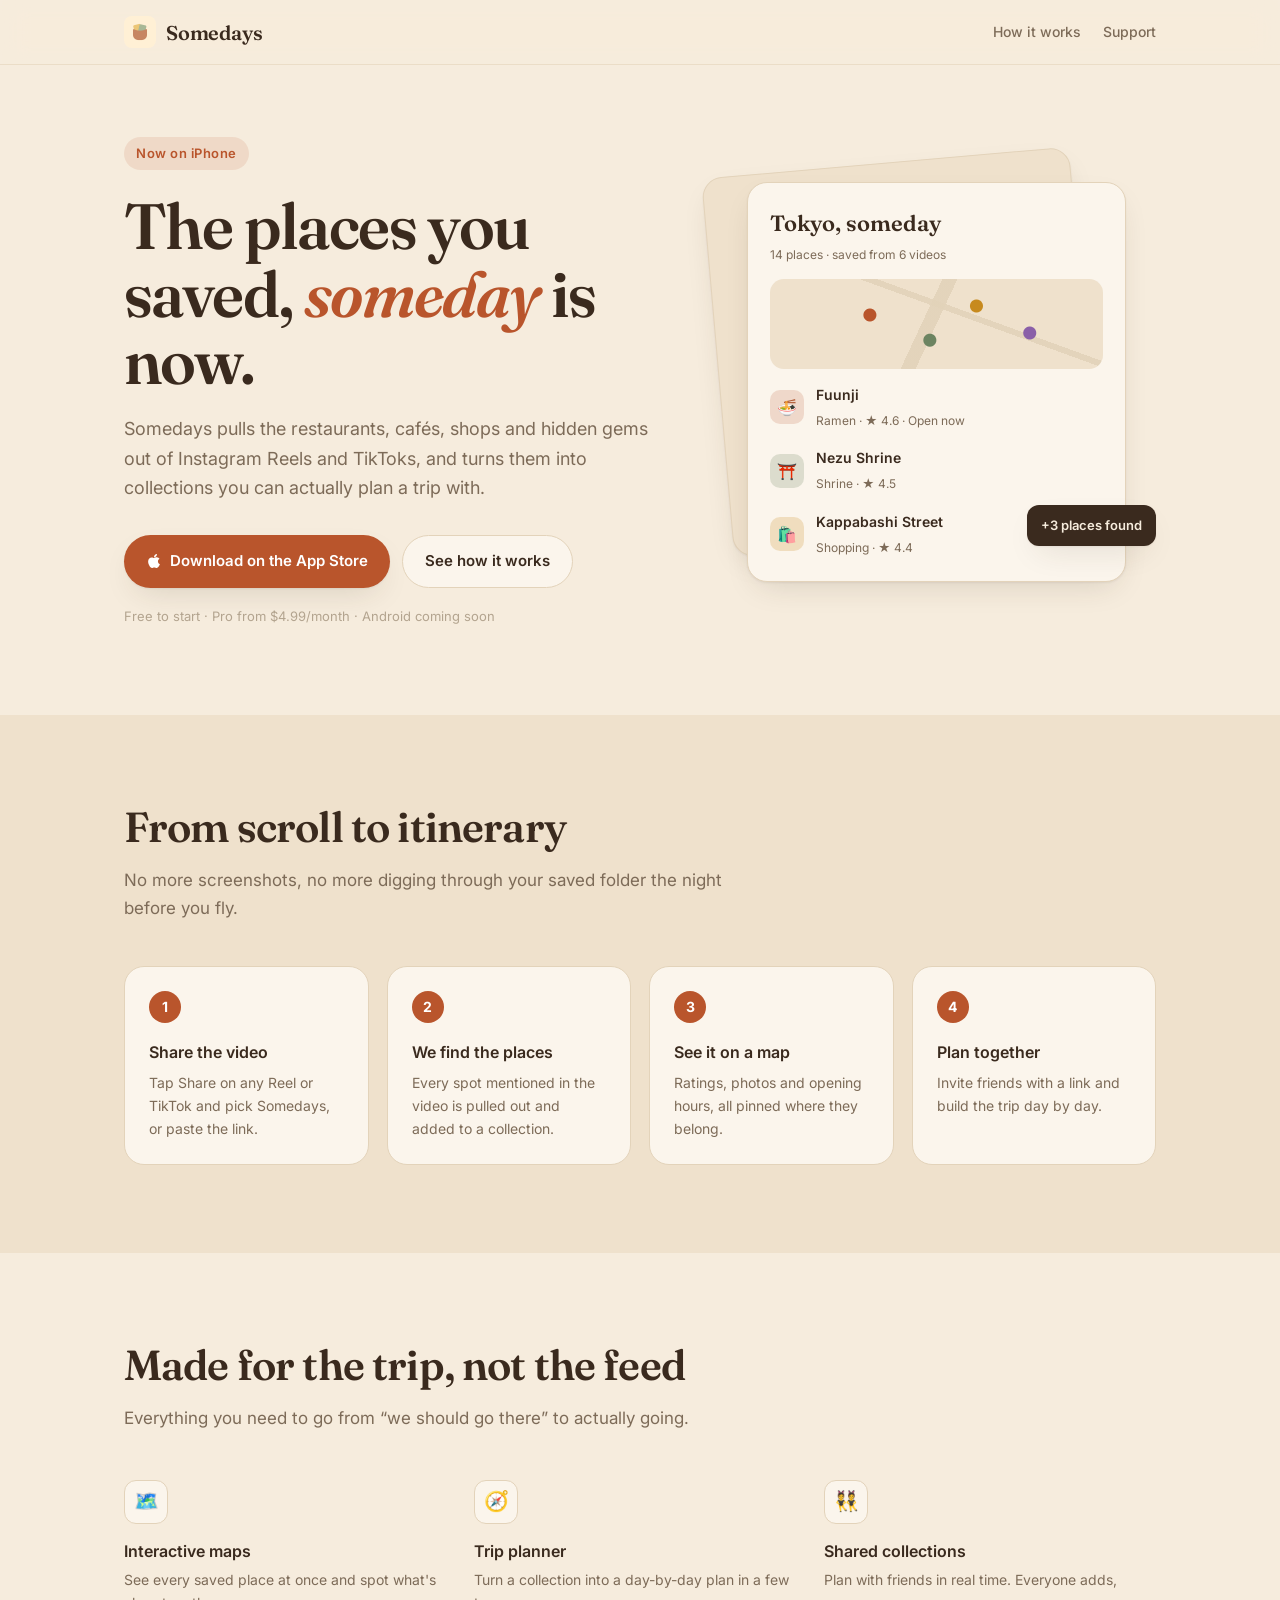
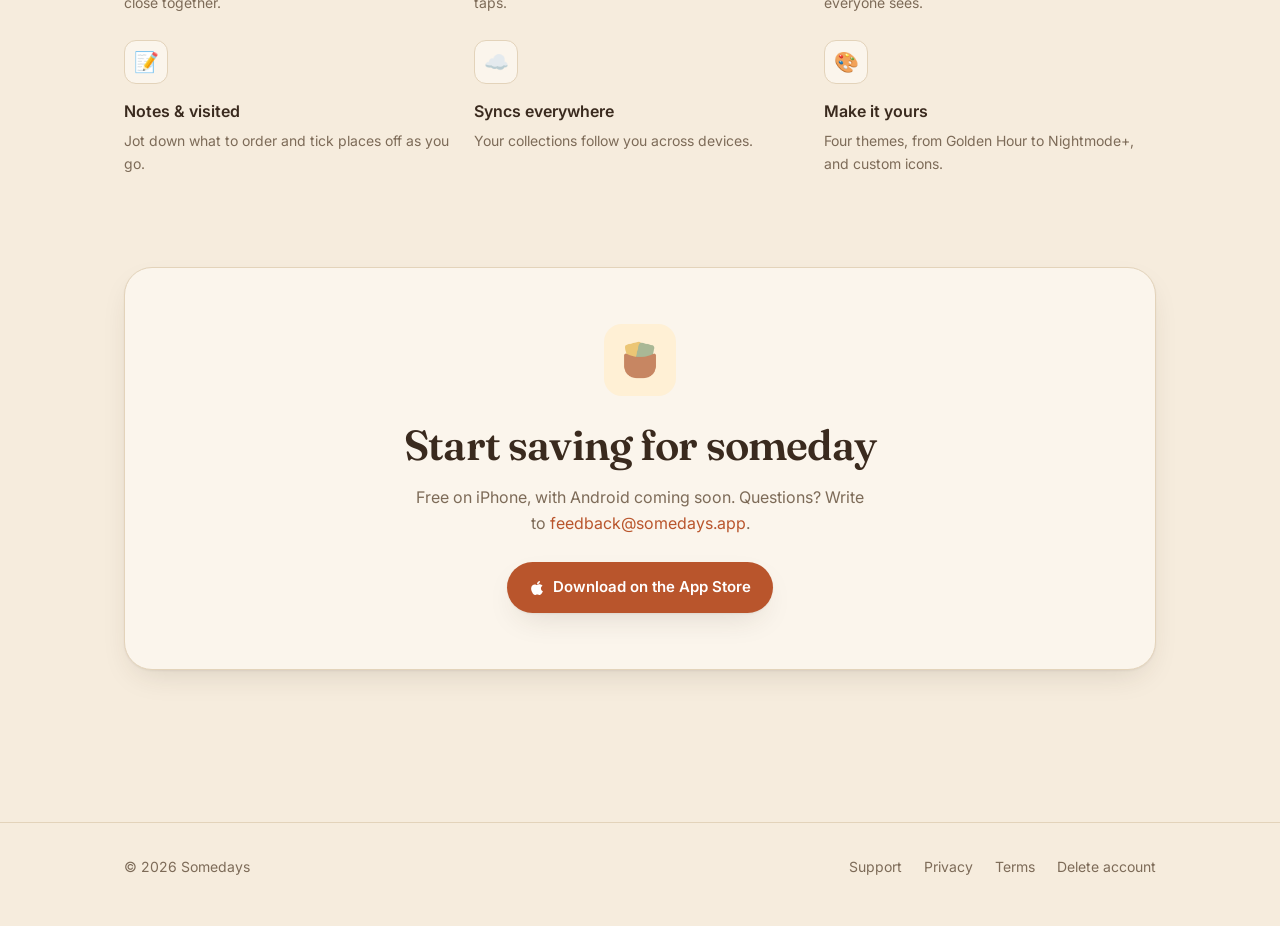
<file: index.html>
<!DOCTYPE html>
<html lang="en">
<head>
    <meta charset="utf-8">
    <meta name="viewport" content="width=device-width, initial-scale=1.0">
    <title>Somedays — Save places from Reels &amp; TikToks</title>
    <meta name="description" content="Turn Instagram Reels and TikToks into mapped travel collections you can plan with.">
    <meta name="theme-color" content="#F6ECDD" media="(prefers-color-scheme: light)">
    <meta name="theme-color" content="#17131F" media="(prefers-color-scheme: dark)">
    <link rel="icon" type="image/png" href="icon.png">
    <link rel="apple-touch-icon" href="icon.png">
    <link rel="preconnect" href="https://fonts.googleapis.com">
    <link rel="preconnect" href="https://fonts.gstatic.com" crossorigin>
    <link rel="stylesheet" href="https://fonts.googleapis.com/css2?family=Fraunces:ital,opsz,wght@0,9..144,500..700;1,9..144,500..700&family=Inter:wght@400;500;600;700&display=swap">
    <link rel="stylesheet" href="styles.css">
</head>
<body>
<header class="site-header">
    <div class="wrap">
        <a class="brand" href="/"><img src="icon.png" alt="">Somedays</a>
        <nav class="site-nav">
            <a class="hide-sm" href="#how">How it works</a>
            <a href="support.html">Support</a>
        </nav>
    </div>
</header>

<main>
    <section class="hero">
        <div class="wrap">
            <div>
                <span class="eyebrow">Now on iPhone</span>
                <h1>The places you saved, <em>someday</em> is now.</h1>
                <p class="lede">Somedays pulls the restaurants, cafés, shops and hidden gems out of Instagram Reels and TikToks, and turns them into collections you can actually plan a trip with.</p>
                <div class="actions">
                    <a class="btn btn-primary" href="https://apps.apple.com/us/app/somedays/id6760333893"><svg width="16" height="16" viewBox="0 0 384 512" fill="currentColor" aria-hidden="true"><path d="M318.7 268.7c-.2-36.7 16.4-64.4 50-84.8-18.8-26.9-47.2-41.7-84.7-44.6-35.5-2.8-74.3 20.7-88.5 20.7-15 0-49.4-19.7-76.4-19.7C63.3 141.2 4 184.8 4 273.5q0 39.3 14.4 81.2c12.8 36.7 59 126.7 107.2 125.2 25.2-.6 43-17.9 75.8-17.9 31.8 0 48.3 17.9 76.4 17.9 48.6-.7 90.4-82.5 102.6-119.3-65.2-30.7-61.7-90-61.7-91.9zm-56.6-164.2c27.3-32.4 24.8-61.9 24-72.5-24.1 1.4-52 16.4-67.9 34.9-17.5 19.8-27.8 44.3-25.6 71.9 26.1 2 49.9-11.4 69.5-34.3z"/></svg>Download on the App Store</a>
                    <a class="btn btn-ghost" href="#how">See how it works</a>
                </div>
                <p class="platforms">Free to start &middot; Pro from $4.99/month &middot; Android coming soon</p>
            </div>

            <div class="stack" aria-hidden="true">
                <div class="mock mock-back"></div>
                <div class="mock mock-main">
                    <div class="mock-title">Tokyo, someday</div>
                    <div class="mock-sub">14 places &middot; saved from 6 videos</div>
                    <div class="mock-map"></div>
                    <div class="place"><div class="dot dot-eat">🍜</div><div><strong>Fuunji</strong><span>Ramen &middot; ★ 4.6 &middot; Open now</span></div></div>
                    <div class="place"><div class="dot dot-visit">⛩️</div><div><strong>Nezu Shrine</strong><span>Shrine &middot; ★ 4.5</span></div></div>
                    <div class="place"><div class="dot dot-buy">🛍️</div><div><strong>Kappabashi Street</strong><span>Shopping &middot; ★ 4.4</span></div></div>
                </div>
                <div class="chip">+3 places found</div>
            </div>
        </div>
    </section>

    <section class="section section-alt" id="how">
        <div class="wrap">
            <h2>From scroll to itinerary</h2>
            <p class="intro">No more screenshots, no more digging through your saved folder the night before you fly.</p>
            <div class="steps">
                <div class="step"><h3>Share the video</h3><p>Tap Share on any Reel or TikTok and pick Somedays, or paste the link.</p></div>
                <div class="step"><h3>We find the places</h3><p>Every spot mentioned in the video is pulled out and added to a collection.</p></div>
                <div class="step"><h3>See it on a map</h3><p>Ratings, photos and opening hours, all pinned where they belong.</p></div>
                <div class="step"><h3>Plan together</h3><p>Invite friends with a link and build the trip day by day.</p></div>
            </div>
        </div>
    </section>

    <section class="section">
        <div class="wrap">
            <h2>Made for the trip, not the feed</h2>
            <p class="intro">Everything you need to go from “we should go there” to actually going.</p>
            <div class="features">
                <div class="feature"><div class="glyph">🗺️</div><h3>Interactive maps</h3><p>See every saved place at once and spot what's close together.</p></div>
                <div class="feature"><div class="glyph">🧭</div><h3>Trip planner</h3><p>Turn a collection into a day-by-day plan in a few taps.</p></div>
                <div class="feature"><div class="glyph">👯</div><h3>Shared collections</h3><p>Plan with friends in real time. Everyone adds, everyone sees.</p></div>
                <div class="feature"><div class="glyph">📝</div><h3>Notes &amp; visited</h3><p>Jot down what to order and tick places off as you go.</p></div>
                <div class="feature"><div class="glyph">☁️</div><h3>Syncs everywhere</h3><p>Your collections follow you across devices.</p></div>
                <div class="feature"><div class="glyph">🎨</div><h3>Make it yours</h3><p>Four themes, from Golden Hour to Nightmode+, and custom icons.</p></div>
            </div>
        </div>
    </section>

    <section class="section" id="get" style="padding-top: 0">
        <div class="wrap">
            <div class="cta">
                <img src="icon.png" alt="Somedays app icon">
                <h2>Start saving for someday</h2>
                <p>Free on iPhone, with Android coming soon. Questions? Write to <a href="mailto:feedback@somedays.app">feedback@somedays.app</a>.</p>
                <a class="btn btn-primary" href="https://apps.apple.com/us/app/somedays/id6760333893"><svg width="16" height="16" viewBox="0 0 384 512" fill="currentColor" aria-hidden="true"><path d="M318.7 268.7c-.2-36.7 16.4-64.4 50-84.8-18.8-26.9-47.2-41.7-84.7-44.6-35.5-2.8-74.3 20.7-88.5 20.7-15 0-49.4-19.7-76.4-19.7C63.3 141.2 4 184.8 4 273.5q0 39.3 14.4 81.2c12.8 36.7 59 126.7 107.2 125.2 25.2-.6 43-17.9 75.8-17.9 31.8 0 48.3 17.9 76.4 17.9 48.6-.7 90.4-82.5 102.6-119.3-65.2-30.7-61.7-90-61.7-91.9zm-56.6-164.2c27.3-32.4 24.8-61.9 24-72.5-24.1 1.4-52 16.4-67.9 34.9-17.5 19.8-27.8 44.3-25.6 71.9 26.1 2 49.9-11.4 69.5-34.3z"/></svg>Download on the App Store</a>
            </div>
        </div>
    </section>
</main>

<footer class="site-footer">
    <div class="wrap">
        <span>&copy; 2026 Somedays</span>
        <nav>
            <a href="support.html">Support</a>
            <a href="privacy.html">Privacy</a>
            <a href="terms.html">Terms</a>
            <a href="delete-account.html">Delete account</a>
        </nav>
    </div>
</footer>
</body>
</html>
</file>
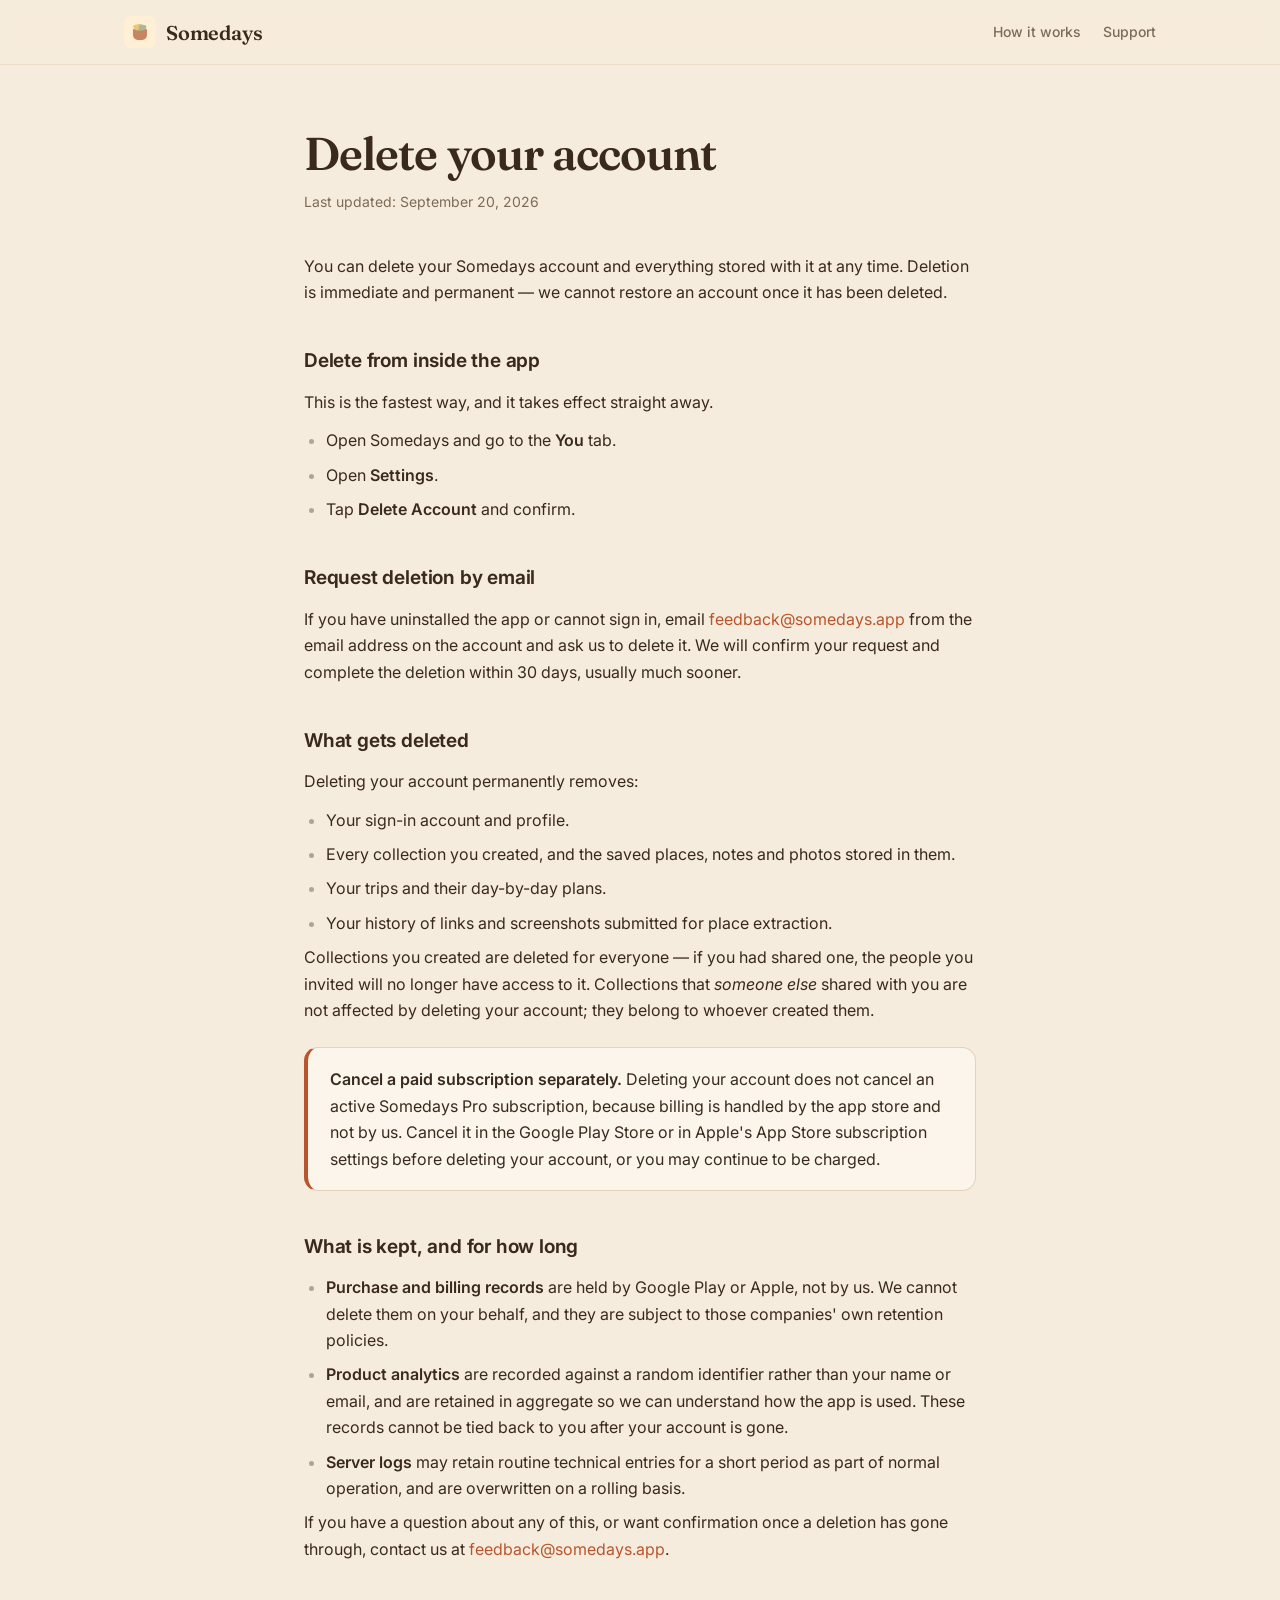
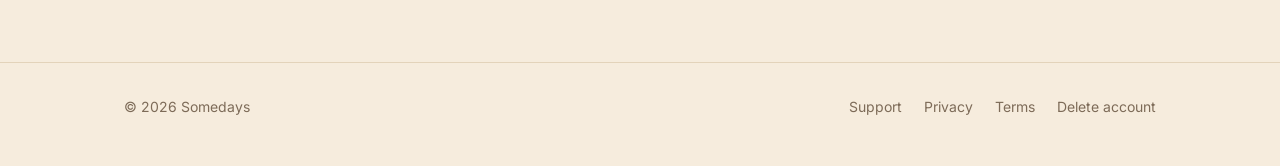
<file: delete-account.html>
<!DOCTYPE html>
<html lang="en">
<head>
    <meta charset="utf-8">
    <meta name="viewport" content="width=device-width, initial-scale=1.0">
    <title>Delete your account — Somedays</title>
    <meta name="theme-color" content="#F6ECDD" media="(prefers-color-scheme: light)">
    <meta name="theme-color" content="#17131F" media="(prefers-color-scheme: dark)">
    <link rel="icon" type="image/png" href="icon.png">
    <link rel="preconnect" href="https://fonts.googleapis.com">
    <link rel="preconnect" href="https://fonts.gstatic.com" crossorigin>
    <link rel="stylesheet" href="https://fonts.googleapis.com/css2?family=Fraunces:ital,opsz,wght@0,9..144,500..700;1,9..144,500..700&family=Inter:wght@400;500;600;700&display=swap">
    <link rel="stylesheet" href="styles.css">
</head>
<body>
<header class="site-header">
    <div class="wrap">
        <a class="brand" href="/"><img src="icon.png" alt="">Somedays</a>
        <nav class="site-nav">
            <a class="hide-sm" href="/#how">How it works</a>
            <a href="support.html">Support</a>
        </nav>
    </div>
</header>
<main class="doc">
    <h1>Delete your account</h1>
    <p class="updated">Last updated: September 20, 2026</p>

    <p>You can delete your Somedays account and everything stored with it at any time. Deletion is immediate and permanent — we cannot restore an account once it has been deleted.</p>

    <h2>Delete from inside the app</h2>
    <p>This is the fastest way, and it takes effect straight away.</p>
    <ul>
        <li>Open Somedays and go to the <strong>You</strong> tab.</li>
        <li>Open <strong>Settings</strong>.</li>
        <li>Tap <strong>Delete Account</strong> and confirm.</li>
    </ul>

    <h2>Request deletion by email</h2>
    <p>If you have uninstalled the app or cannot sign in, email <a href="mailto:feedback@somedays.app">feedback@somedays.app</a> from the email address on the account and ask us to delete it. We will confirm your request and complete the deletion within 30 days, usually much sooner.</p>

    <h2>What gets deleted</h2>
    <p>Deleting your account permanently removes:</p>
    <ul>
        <li>Your sign-in account and profile.</li>
        <li>Every collection you created, and the saved places, notes and photos stored in them.</li>
        <li>Your trips and their day-by-day plans.</li>
        <li>Your history of links and screenshots submitted for place extraction.</li>
    </ul>
    <p>Collections you created are deleted for everyone — if you had shared one, the people you invited will no longer have access to it. Collections that <em>someone else</em> shared with you are not affected by deleting your account; they belong to whoever created them.</p>

    <div class="highlight">
        <p style="margin-bottom:0"><strong>Cancel a paid subscription separately.</strong> Deleting your account does not cancel an active Somedays Pro subscription, because billing is handled by the app store and not by us. Cancel it in the Google Play Store or in Apple's App Store subscription settings before deleting your account, or you may continue to be charged.</p>
    </div>

    <h2>What is kept, and for how long</h2>
    <ul>
        <li><strong>Purchase and billing records</strong> are held by Google Play or Apple, not by us. We cannot delete them on your behalf, and they are subject to those companies' own retention policies.</li>
        <li><strong>Product analytics</strong> are recorded against a random identifier rather than your name or email, and are retained in aggregate so we can understand how the app is used. These records cannot be tied back to you after your account is gone.</li>
        <li><strong>Server logs</strong> may retain routine technical entries for a short period as part of normal operation, and are overwritten on a rolling basis.</li>
    </ul>

    <p>If you have a question about any of this, or want confirmation once a deletion has gone through, contact us at <a href="mailto:feedback@somedays.app">feedback@somedays.app</a>.</p>
</main>
<footer class="site-footer">
    <div class="wrap">
        <span>&copy; 2026 Somedays</span>
        <nav>
            <a href="support.html">Support</a>
            <a href="privacy.html">Privacy</a>
            <a href="terms.html">Terms</a>
            <a href="delete-account.html">Delete account</a>
        </nav>
    </div>
</footer>
</body>
</html>
</file>
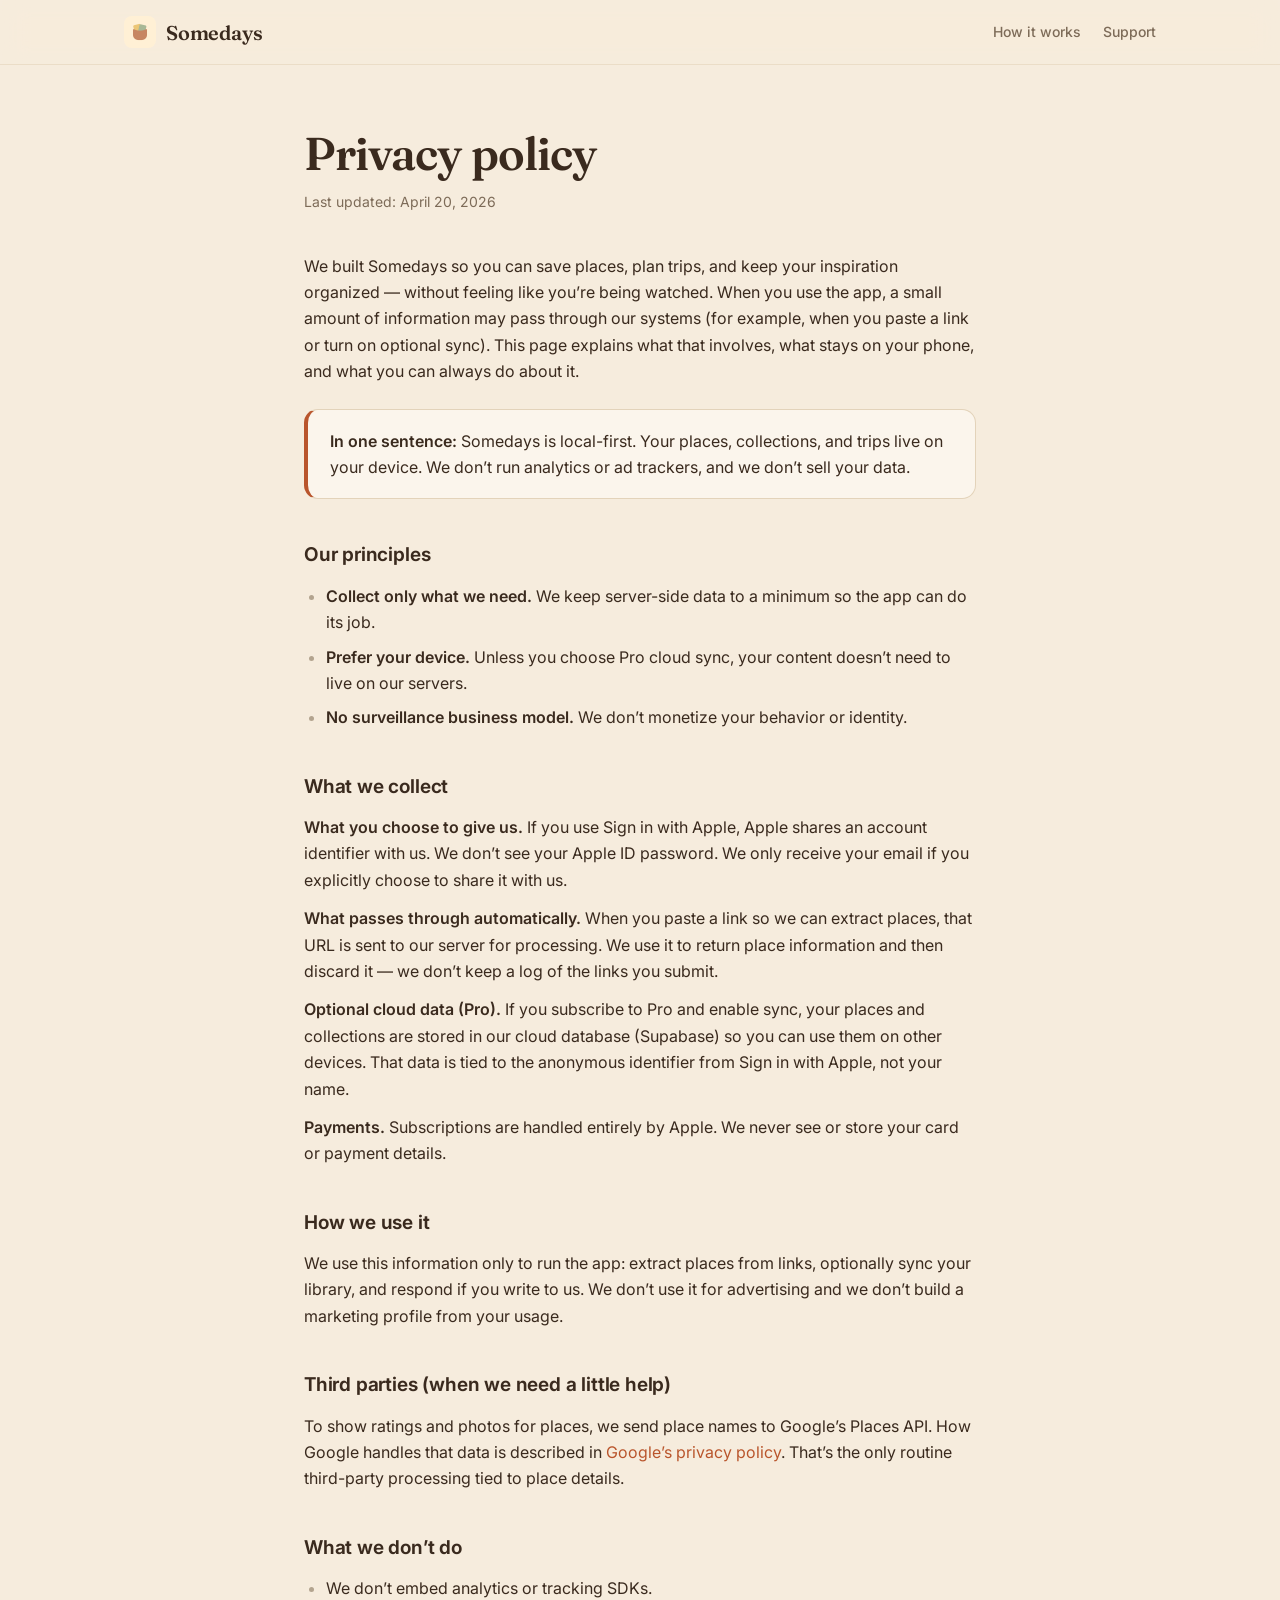
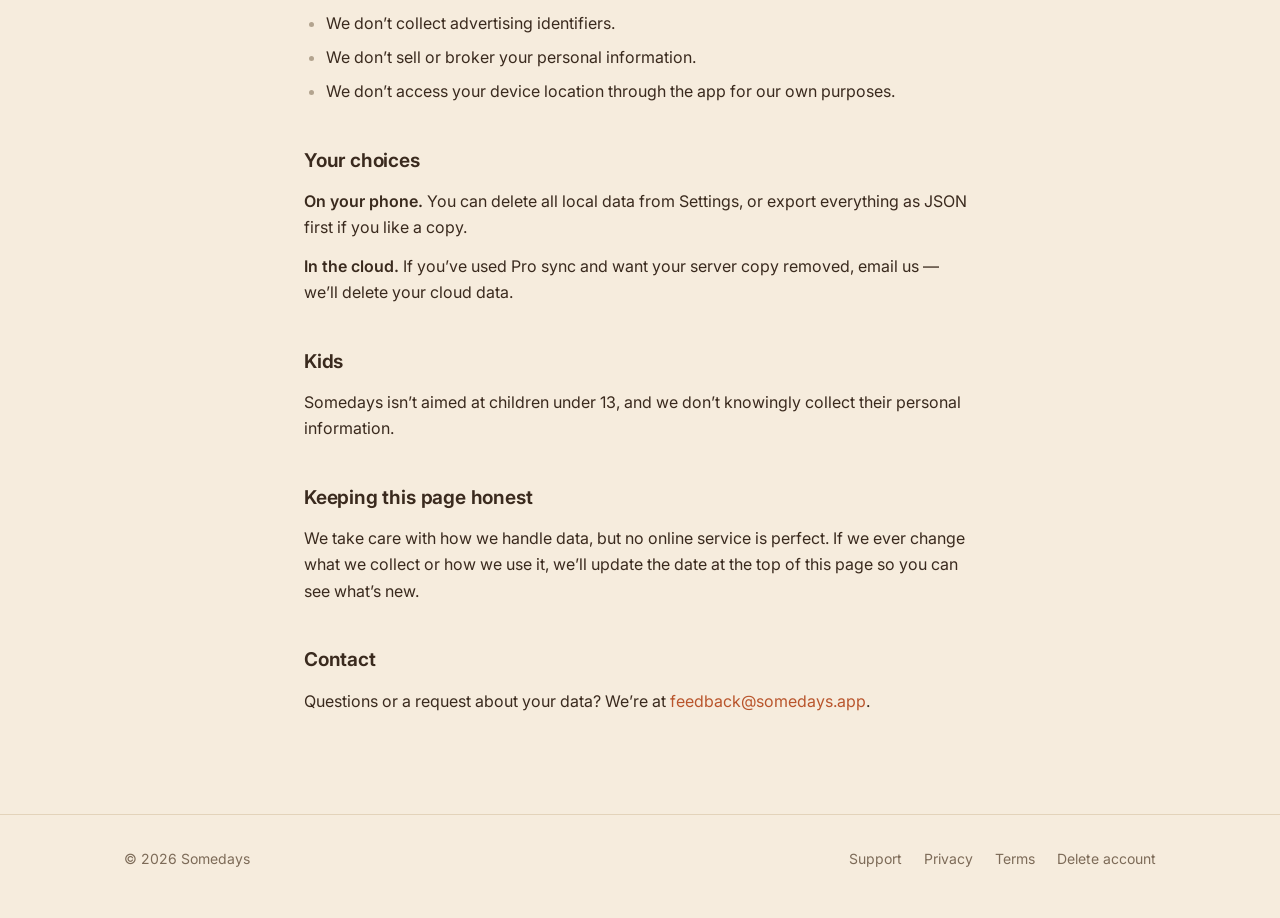
<file: privacy.html>
<!DOCTYPE html>
<html lang="en">
<head>
    <meta charset="utf-8">
    <meta name="viewport" content="width=device-width, initial-scale=1.0">
    <title>Privacy Policy — Somedays</title>
    <meta name="theme-color" content="#F6ECDD" media="(prefers-color-scheme: light)">
    <meta name="theme-color" content="#17131F" media="(prefers-color-scheme: dark)">
    <link rel="icon" type="image/png" href="icon.png">
    <link rel="preconnect" href="https://fonts.googleapis.com">
    <link rel="preconnect" href="https://fonts.gstatic.com" crossorigin>
    <link rel="stylesheet" href="https://fonts.googleapis.com/css2?family=Fraunces:ital,opsz,wght@0,9..144,500..700;1,9..144,500..700&family=Inter:wght@400;500;600;700&display=swap">
    <link rel="stylesheet" href="styles.css">
</head>
<body>
<header class="site-header">
    <div class="wrap">
        <a class="brand" href="/"><img src="icon.png" alt="">Somedays</a>
        <nav class="site-nav">
            <a class="hide-sm" href="/#how">How it works</a>
            <a href="support.html">Support</a>
        </nav>
    </div>
</header>
<main class="doc">
    <h1>Privacy policy</h1>
    <p class="updated">Last updated: April 20, 2026</p>

    <p>We built Somedays so you can save places, plan trips, and keep your inspiration organized — without feeling like you’re being watched. When you use the app, a small amount of information may pass through our systems (for example, when you paste a link or turn on optional sync). This page explains what that involves, what stays on your phone, and what you can always do about it.</p>

    <div class="highlight">
        <p><strong>In one sentence:</strong> Somedays is local-first. Your places, collections, and trips live on your device. We don’t run analytics or ad trackers, and we don’t sell your data.</p>
    </div>

    <h2>Our principles</h2>
    <ul>
        <li><strong>Collect only what we need.</strong> We keep server-side data to a minimum so the app can do its job.</li>
        <li><strong>Prefer your device.</strong> Unless you choose Pro cloud sync, your content doesn’t need to live on our servers.</li>
        <li><strong>No surveillance business model.</strong> We don’t monetize your behavior or identity.</li>
    </ul>

    <h2>What we collect</h2>
    <p><strong>What you choose to give us.</strong> If you use Sign in with Apple, Apple shares an account identifier with us. We don’t see your Apple ID password. We only receive your email if you explicitly choose to share it with us.</p>
    <p><strong>What passes through automatically.</strong> When you paste a link so we can extract places, that URL is sent to our server for processing. We use it to return place information and then discard it — we don’t keep a log of the links you submit.</p>
    <p><strong>Optional cloud data (Pro).</strong> If you subscribe to Pro and enable sync, your places and collections are stored in our cloud database (Supabase) so you can use them on other devices. That data is tied to the anonymous identifier from Sign in with Apple, not your name.</p>
    <p><strong>Payments.</strong> Subscriptions are handled entirely by Apple. We never see or store your card or payment details.</p>

    <h2>How we use it</h2>
    <p>We use this information only to run the app: extract places from links, optionally sync your library, and respond if you write to us. We don’t use it for advertising and we don’t build a marketing profile from your usage.</p>

    <h2>Third parties (when we need a little help)</h2>
    <p>To show ratings and photos for places, we send place names to Google’s Places API. How Google handles that data is described in <a href="https://policies.google.com/privacy">Google’s privacy policy</a>. That’s the only routine third-party processing tied to place details.</p>

    <h2>What we don’t do</h2>
    <ul>
        <li>We don’t embed analytics or tracking SDKs.</li>
        <li>We don’t collect advertising identifiers.</li>
        <li>We don’t sell or broker your personal information.</li>
        <li>We don’t access your device location through the app for our own purposes.</li>
    </ul>

    <h2>Your choices</h2>
    <p><strong>On your phone.</strong> You can delete all local data from Settings, or export everything as JSON first if you like a copy.</p>
    <p><strong>In the cloud.</strong> If you’ve used Pro sync and want your server copy removed, email us — we’ll delete your cloud data.</p>

    <h2>Kids</h2>
    <p>Somedays isn’t aimed at children under 13, and we don’t knowingly collect their personal information.</p>

    <h2>Keeping this page honest</h2>
    <p>We take care with how we handle data, but no online service is perfect. If we ever change what we collect or how we use it, we’ll update the date at the top of this page so you can see what’s new.</p>

    <h2>Contact</h2>
    <p>Questions or a request about your data? We’re at <a href="mailto:feedback@somedays.app">feedback@somedays.app</a>.</p>
</main>
<footer class="site-footer">
    <div class="wrap">
        <span>&copy; 2026 Somedays</span>
        <nav>
            <a href="support.html">Support</a>
            <a href="privacy.html">Privacy</a>
            <a href="terms.html">Terms</a>
            <a href="delete-account.html">Delete account</a>
        </nav>
    </div>
</footer>
</body>
</html>
</file>
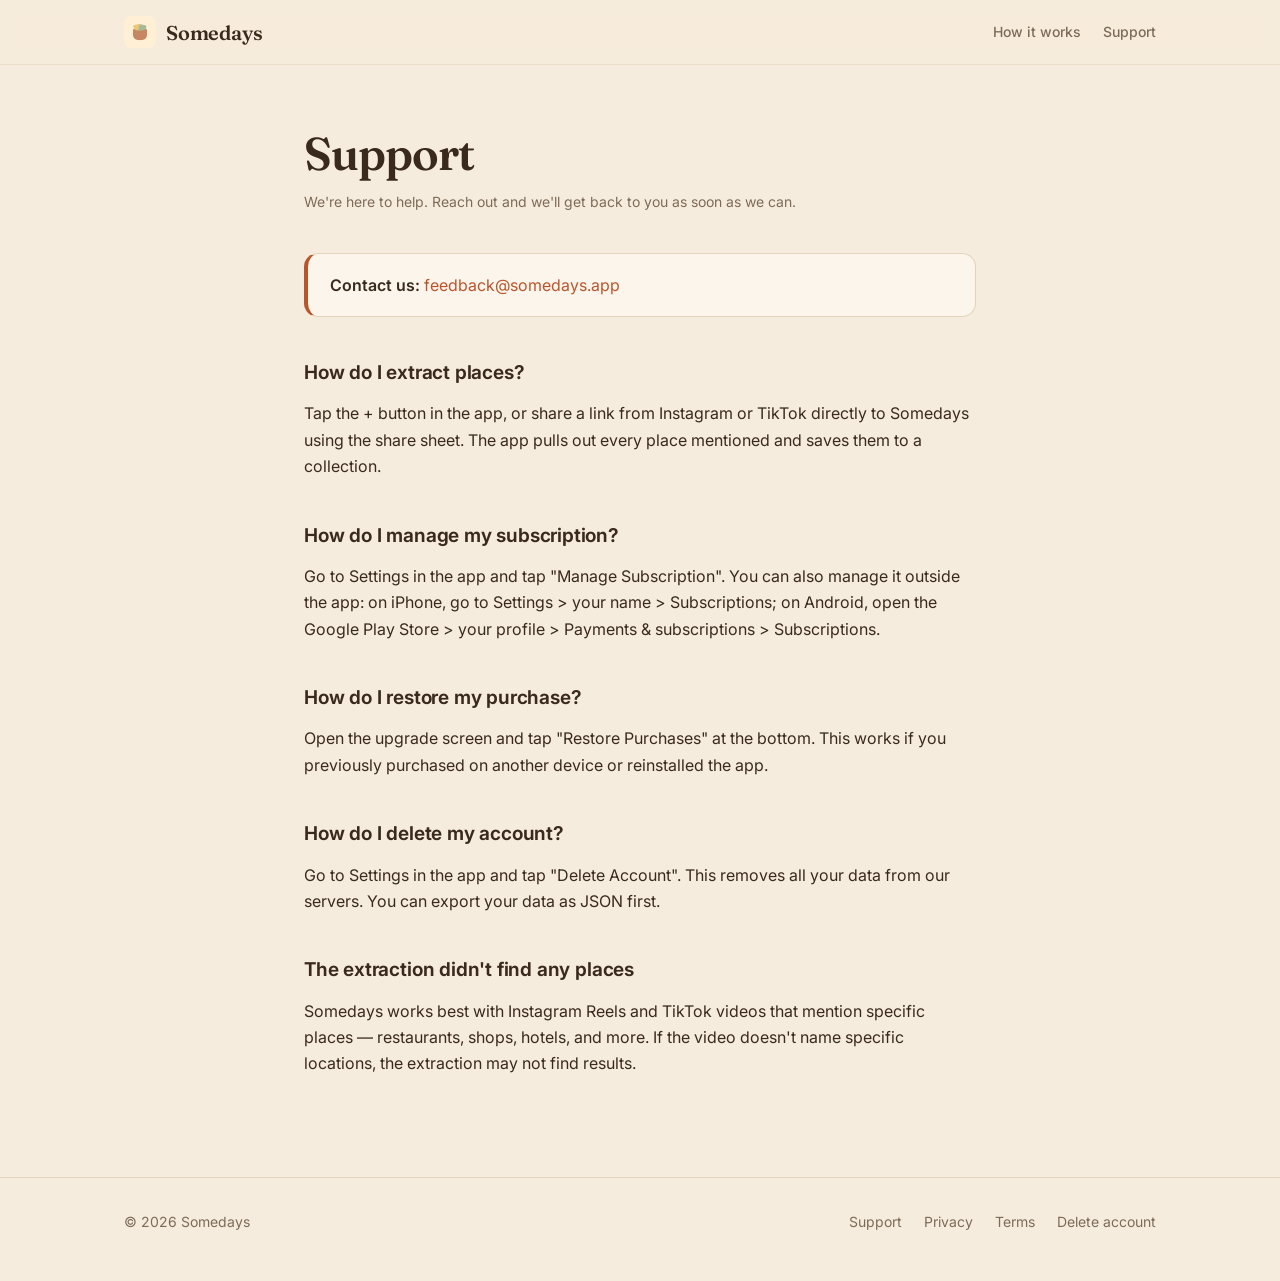
<file: support.html>
<!DOCTYPE html>
<html lang="en">
<head>
    <meta charset="utf-8">
    <meta name="viewport" content="width=device-width, initial-scale=1.0">
    <title>Support — Somedays</title>
    <meta name="theme-color" content="#F6ECDD" media="(prefers-color-scheme: light)">
    <meta name="theme-color" content="#17131F" media="(prefers-color-scheme: dark)">
    <link rel="icon" type="image/png" href="icon.png">
    <link rel="preconnect" href="https://fonts.googleapis.com">
    <link rel="preconnect" href="https://fonts.gstatic.com" crossorigin>
    <link rel="stylesheet" href="https://fonts.googleapis.com/css2?family=Fraunces:ital,opsz,wght@0,9..144,500..700;1,9..144,500..700&family=Inter:wght@400;500;600;700&display=swap">
    <link rel="stylesheet" href="styles.css">
</head>
<body>
<header class="site-header">
    <div class="wrap">
        <a class="brand" href="/"><img src="icon.png" alt="">Somedays</a>
        <nav class="site-nav">
            <a class="hide-sm" href="/#how">How it works</a>
            <a href="support.html">Support</a>
        </nav>
    </div>
</header>
<main class="doc">
    <h1>Support</h1>
    <p class="subtitle">We're here to help. Reach out and we'll get back to you as soon as we can.</p>

    <div class="highlight">
        <p><strong>Contact us:</strong> <a href="mailto:feedback@somedays.app">feedback@somedays.app</a></p>
    </div>

    <h2>How do I extract places?</h2>
    <p>Tap the + button in the app, or share a link from Instagram or TikTok directly to Somedays using the share sheet. The app pulls out every place mentioned and saves them to a collection.</p>

    <h2>How do I manage my subscription?</h2>
    <p>Go to Settings in the app and tap "Manage Subscription". You can also manage it outside the app: on iPhone, go to Settings &gt; your name &gt; Subscriptions; on Android, open the Google Play Store &gt; your profile &gt; Payments &amp; subscriptions &gt; Subscriptions.</p>

    <h2>How do I restore my purchase?</h2>
    <p>Open the upgrade screen and tap "Restore Purchases" at the bottom. This works if you previously purchased on another device or reinstalled the app.</p>

    <h2>How do I delete my account?</h2>
    <p>Go to Settings in the app and tap "Delete Account". This removes all your data from our servers. You can export your data as JSON first.</p>

    <h2>The extraction didn't find any places</h2>
    <p>Somedays works best with Instagram Reels and TikTok videos that mention specific places — restaurants, shops, hotels, and more. If the video doesn't name specific locations, the extraction may not find results.</p>
</main>
<footer class="site-footer">
    <div class="wrap">
        <span>&copy; 2026 Somedays</span>
        <nav>
            <a href="support.html">Support</a>
            <a href="privacy.html">Privacy</a>
            <a href="terms.html">Terms</a>
            <a href="delete-account.html">Delete account</a>
        </nav>
    </div>
</footer>
</body>
</html>
</file>
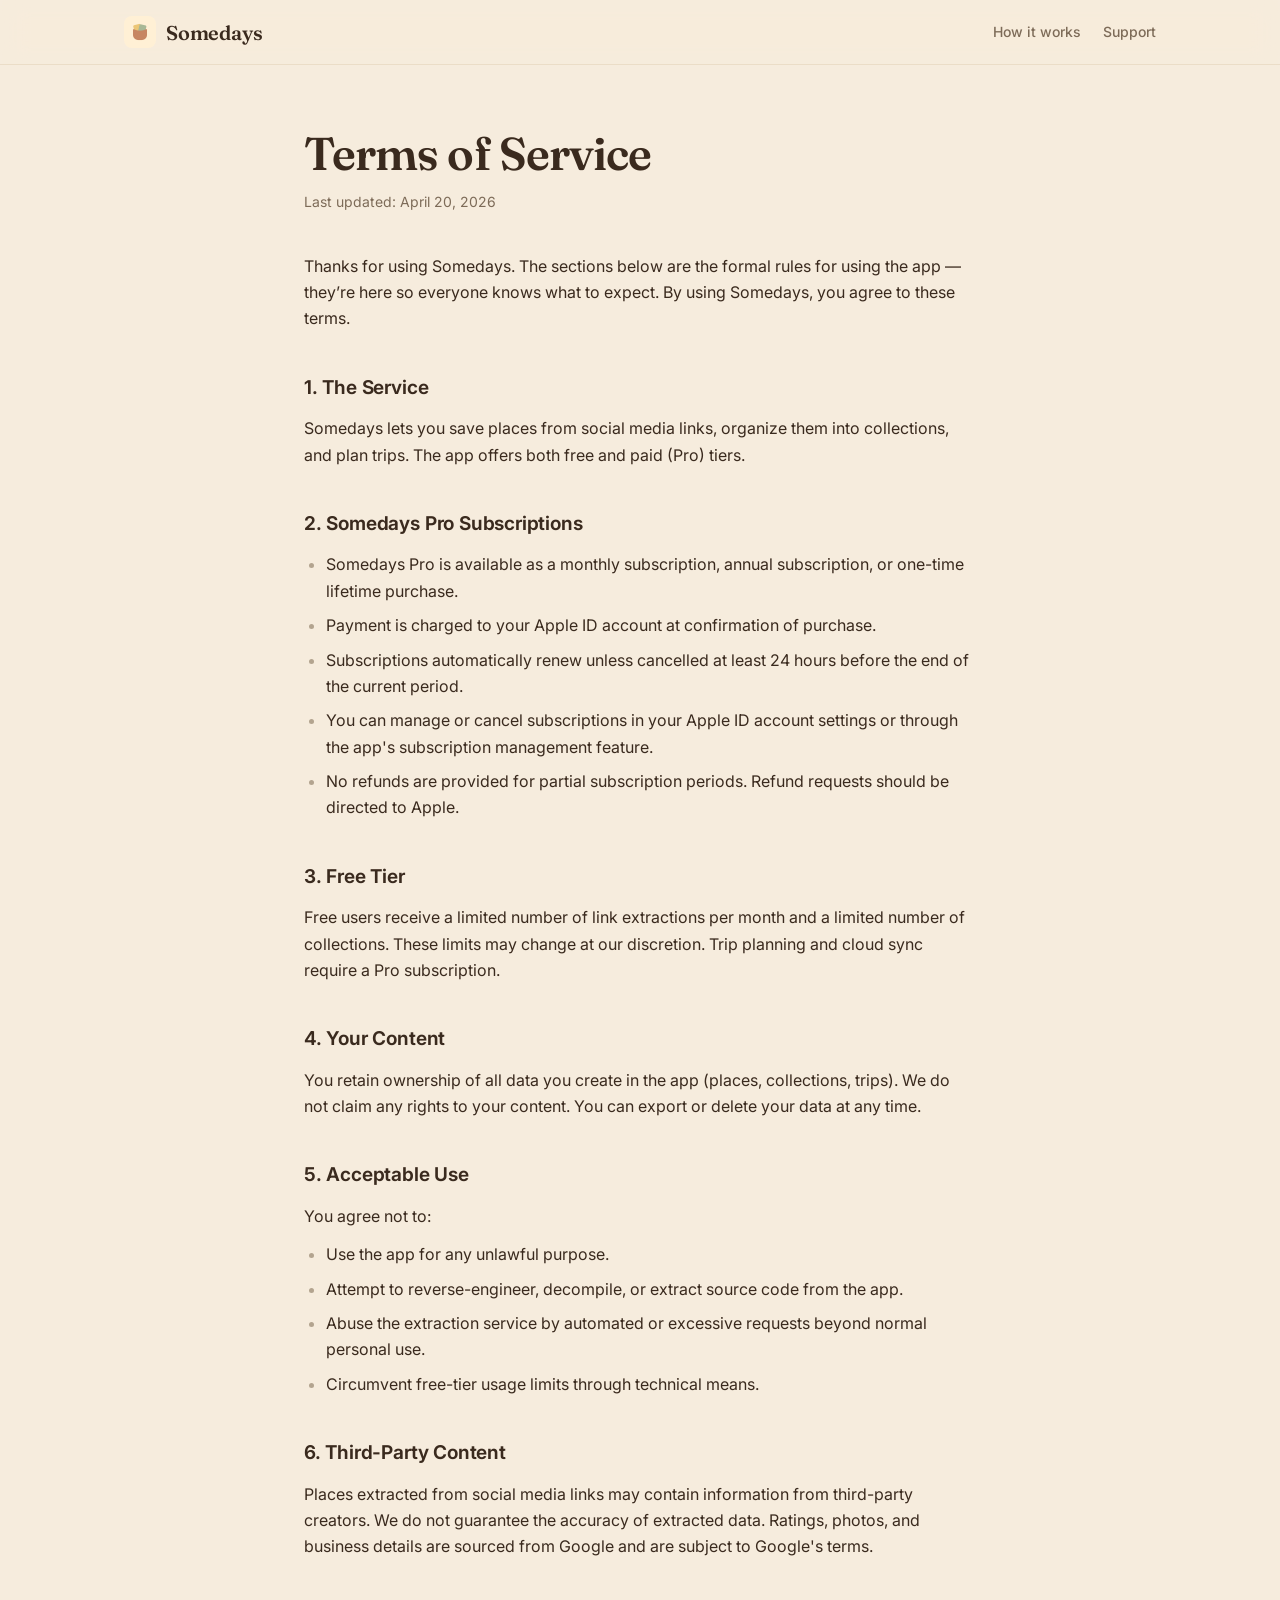
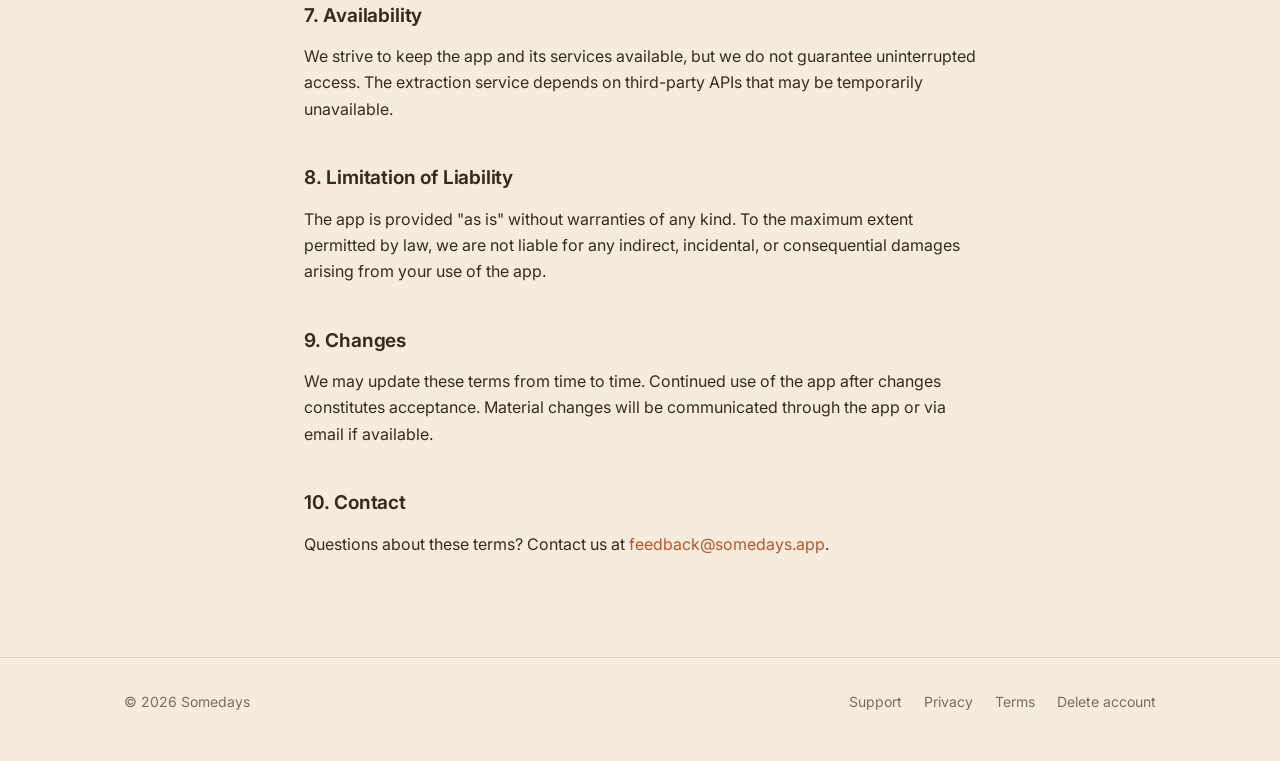
<file: terms.html>
<!DOCTYPE html>
<html lang="en">
<head>
    <meta charset="utf-8">
    <meta name="viewport" content="width=device-width, initial-scale=1.0">
    <title>Terms of Service — Somedays</title>
    <meta name="theme-color" content="#F6ECDD" media="(prefers-color-scheme: light)">
    <meta name="theme-color" content="#17131F" media="(prefers-color-scheme: dark)">
    <link rel="icon" type="image/png" href="icon.png">
    <link rel="preconnect" href="https://fonts.googleapis.com">
    <link rel="preconnect" href="https://fonts.gstatic.com" crossorigin>
    <link rel="stylesheet" href="https://fonts.googleapis.com/css2?family=Fraunces:ital,opsz,wght@0,9..144,500..700;1,9..144,500..700&family=Inter:wght@400;500;600;700&display=swap">
    <link rel="stylesheet" href="styles.css">
</head>
<body>
<header class="site-header">
    <div class="wrap">
        <a class="brand" href="/"><img src="icon.png" alt="">Somedays</a>
        <nav class="site-nav">
            <a class="hide-sm" href="/#how">How it works</a>
            <a href="support.html">Support</a>
        </nav>
    </div>
</header>
<main class="doc">
    <h1>Terms of Service</h1>
    <p class="updated">Last updated: April 20, 2026</p>

    <p>Thanks for using Somedays. The sections below are the formal rules for using the app — they’re here so everyone knows what to expect. By using Somedays, you agree to these terms.</p>

    <h2>1. The Service</h2>
    <p>Somedays lets you save places from social media links, organize them into collections, and plan trips. The app offers both free and paid (Pro) tiers.</p>

    <h2>2. Somedays Pro Subscriptions</h2>
    <ul>
        <li>Somedays Pro is available as a monthly subscription, annual subscription, or one-time lifetime purchase.</li>
        <li>Payment is charged to your Apple ID account at confirmation of purchase.</li>
        <li>Subscriptions automatically renew unless cancelled at least 24 hours before the end of the current period.</li>
        <li>You can manage or cancel subscriptions in your Apple ID account settings or through the app's subscription management feature.</li>
        <li>No refunds are provided for partial subscription periods. Refund requests should be directed to Apple.</li>
    </ul>

    <h2>3. Free Tier</h2>
    <p>Free users receive a limited number of link extractions per month and a limited number of collections. These limits may change at our discretion. Trip planning and cloud sync require a Pro subscription.</p>

    <h2>4. Your Content</h2>
    <p>You retain ownership of all data you create in the app (places, collections, trips). We do not claim any rights to your content. You can export or delete your data at any time.</p>

    <h2>5. Acceptable Use</h2>
    <p>You agree not to:</p>
    <ul>
        <li>Use the app for any unlawful purpose.</li>
        <li>Attempt to reverse-engineer, decompile, or extract source code from the app.</li>
        <li>Abuse the extraction service by automated or excessive requests beyond normal personal use.</li>
        <li>Circumvent free-tier usage limits through technical means.</li>
    </ul>

    <h2>6. Third-Party Content</h2>
    <p>Places extracted from social media links may contain information from third-party creators. We do not guarantee the accuracy of extracted data. Ratings, photos, and business details are sourced from Google and are subject to Google's terms.</p>

    <h2>7. Availability</h2>
    <p>We strive to keep the app and its services available, but we do not guarantee uninterrupted access. The extraction service depends on third-party APIs that may be temporarily unavailable.</p>

    <h2>8. Limitation of Liability</h2>
    <p>The app is provided "as is" without warranties of any kind. To the maximum extent permitted by law, we are not liable for any indirect, incidental, or consequential damages arising from your use of the app.</p>

    <h2>9. Changes</h2>
    <p>We may update these terms from time to time. Continued use of the app after changes constitutes acceptance. Material changes will be communicated through the app or via email if available.</p>

    <h2>10. Contact</h2>
    <p>Questions about these terms? Contact us at <a href="mailto:feedback@somedays.app">feedback@somedays.app</a>.</p>
</main>
<footer class="site-footer">
    <div class="wrap">
        <span>&copy; 2026 Somedays</span>
        <nav>
            <a href="support.html">Support</a>
            <a href="privacy.html">Privacy</a>
            <a href="terms.html">Terms</a>
            <a href="delete-account.html">Delete account</a>
        </nav>
    </div>
</footer>
</body>
</html>
</file>
<file: styles.css>
/* Somedays site — palette mirrors the app's Golden Hour (light) and Dusk (dark) themes. */
:root {
    --bg: #F6ECDD;
    --surface: #EFE1CC;
    --surface-2: #E7D4B8;
    --card: #FBF5EC;
    --line: #E3D3BA;
    --ink: #3A2A1E;
    --muted: #7D6B58;
    --faint: #B3A48F;
    --accent: #B9552C;
    --accent-ink: #FFFFFF;
    --amber: #C78A1E;
    --sage: #6C8461;
    --plum: #8A5FA8;
    --shadow: 0 1px 2px rgba(58, 42, 30, 0.06), 0 12px 32px -12px rgba(58, 42, 30, 0.18);
    --radius: 20px;
    --serif: "Fraunces", Georgia, "Times New Roman", serif;
    --sans: "Inter", -apple-system, BlinkMacSystemFont, "Segoe UI", Roboto, Helvetica, Arial, sans-serif;
    color-scheme: light dark;
}

@media (prefers-color-scheme: dark) {
    :root {
        --bg: #17131F;
        --surface: #1E1728;
        --surface-2: #2A2136;
        --card: #211A2C;
        --line: #2E2540;
        --ink: #F3ECF3;
        --muted: #A898B2;
        --faint: #6F6280;
        --accent: #F2A9A0;
        --accent-ink: #3A1F28;
        --amber: #E8B969;
        --sage: #9DB592;
        --plum: #C4A3DB;
        --shadow: 0 1px 2px rgba(0, 0, 0, 0.3), 0 16px 40px -16px rgba(0, 0, 0, 0.6);
    }
}

* { margin: 0; padding: 0; box-sizing: border-box; }

html { -webkit-text-size-adjust: 100%; }

body {
    font-family: var(--sans);
    background: var(--bg);
    color: var(--ink);
    line-height: 1.65;
    -webkit-font-smoothing: antialiased;
}

a { color: var(--accent); text-decoration: none; }
a:hover { text-decoration: underline; text-underline-offset: 3px; }

.wrap { max-width: 1080px; margin: 0 auto; padding: 0 24px; }

/* ---------- Header ---------- */
.site-header {
    position: sticky;
    top: 0;
    z-index: 10;
    background: color-mix(in srgb, var(--bg) 82%, transparent);
    backdrop-filter: saturate(160%) blur(14px);
    -webkit-backdrop-filter: saturate(160%) blur(14px);
    border-bottom: 1px solid color-mix(in srgb, var(--line) 60%, transparent);
}
.site-header .wrap {
    display: flex;
    align-items: center;
    justify-content: space-between;
    height: 64px;
}
.brand {
    display: flex;
    align-items: center;
    gap: 10px;
    font-family: var(--serif);
    font-size: 20px;
    font-weight: 600;
    color: var(--ink);
    letter-spacing: -0.01em;
}
.brand:hover { text-decoration: none; }
.brand img { width: 32px; height: 32px; border-radius: 8px; }
.site-nav { display: flex; gap: 22px; font-size: 14px; font-weight: 500; }
.site-nav a { color: var(--muted); }
.site-nav a:hover { color: var(--ink); text-decoration: none; }

/* ---------- Buttons ---------- */
.btn {
    display: inline-flex;
    align-items: center;
    gap: 8px;
    padding: 13px 22px;
    border-radius: 999px;
    font-weight: 600;
    font-size: 15px;
    transition: transform 0.15s ease, box-shadow 0.15s ease;
}
.btn:hover { text-decoration: none; transform: translateY(-1px); }
.btn-primary { background: var(--accent); color: var(--accent-ink); box-shadow: var(--shadow); }
.btn-ghost { color: var(--ink); border: 1px solid var(--line); background: var(--card); }

/* ---------- Hero ---------- */
.hero { padding: 72px 0 88px; }
.hero .wrap {
    display: grid;
    grid-template-columns: 1.1fr 0.9fr;
    gap: 56px;
    align-items: center;
}
.eyebrow {
    display: inline-block;
    font-size: 13px;
    font-weight: 600;
    letter-spacing: 0.04em;
    color: var(--accent);
    background: color-mix(in srgb, var(--accent) 12%, transparent);
    padding: 6px 12px;
    border-radius: 999px;
    margin-bottom: 22px;
}
.hero h1 {
    font-family: var(--serif);
    font-size: clamp(40px, 6vw, 64px);
    line-height: 1.05;
    font-weight: 600;
    letter-spacing: -0.025em;
    margin-bottom: 20px;
}
.hero h1 em { font-style: italic; color: var(--accent); }
.hero .lede { font-size: 18px; color: var(--muted); max-width: 30em; margin-bottom: 32px; }
.hero .actions { display: flex; flex-wrap: wrap; gap: 12px; }
.platforms { margin-top: 18px; font-size: 13px; color: var(--faint); }

/* Hero illustration: a mock collection card stack */
.stack { position: relative; height: 440px; }
.mock {
    position: absolute;
    background: var(--card);
    border: 1px solid var(--line);
    border-radius: var(--radius);
    box-shadow: var(--shadow);
}
.mock-main { inset: 20px 30px 20px 30px; padding: 22px; display: flex; flex-direction: column; gap: 14px; }
.mock-back { inset: 0 70px 60px 0; transform: rotate(-5deg); background: var(--surface); }
.mock-title { font-family: var(--serif); font-size: 22px; font-weight: 600; }
.mock-sub { font-size: 12px; color: var(--muted); margin-top: -10px; }
.mock-map {
    height: 130px;
    border-radius: 14px;
    background:
        radial-gradient(circle at 30% 40%, var(--accent) 0 6px, transparent 7px),
        radial-gradient(circle at 62% 30%, var(--amber) 0 6px, transparent 7px),
        radial-gradient(circle at 48% 68%, var(--sage) 0 6px, transparent 7px),
        radial-gradient(circle at 78% 60%, var(--plum) 0 6px, transparent 7px),
        linear-gradient(115deg, transparent 46%, color-mix(in srgb, var(--line) 90%, transparent) 46% 50%, transparent 50%),
        linear-gradient(20deg, transparent 58%, color-mix(in srgb, var(--line) 90%, transparent) 58% 61%, transparent 61%),
        var(--surface);
}
.place { display: flex; align-items: center; gap: 12px; }
.place .dot { width: 34px; height: 34px; border-radius: 10px; flex-shrink: 0; display: grid; place-items: center; font-size: 16px; }
.place strong { display: block; font-size: 14px; font-weight: 600; }
.place span { font-size: 12px; color: var(--muted); }
.dot-eat { background: color-mix(in srgb, var(--accent) 18%, transparent); }
.dot-visit { background: color-mix(in srgb, var(--sage) 22%, transparent); }
.dot-buy { background: color-mix(in srgb, var(--amber) 22%, transparent); }
.chip {
    position: absolute;
    right: 0;
    bottom: 56px;
    background: var(--ink);
    color: var(--bg);
    font-size: 13px;
    font-weight: 600;
    padding: 10px 14px;
    border-radius: 12px;
    box-shadow: var(--shadow);
}

/* ---------- Sections ---------- */
.section { padding: 88px 0; }
.section-alt { background: var(--surface); }
.section h2 {
    font-family: var(--serif);
    font-size: clamp(30px, 4vw, 42px);
    font-weight: 600;
    letter-spacing: -0.02em;
    line-height: 1.15;
    margin-bottom: 14px;
}
.section .intro { color: var(--muted); font-size: 17px; max-width: 36em; margin-bottom: 44px; }

.steps { display: grid; grid-template-columns: repeat(4, 1fr); gap: 18px; counter-reset: step; }
.step {
    background: var(--card);
    border: 1px solid var(--line);
    border-radius: var(--radius);
    padding: 24px;
}
.step::before {
    counter-increment: step;
    content: counter(step);
    display: grid;
    place-items: center;
    width: 32px;
    height: 32px;
    border-radius: 50%;
    background: var(--accent);
    color: var(--accent-ink);
    font-weight: 700;
    font-size: 14px;
    margin-bottom: 16px;
}
.step h3 { font-size: 16px; font-weight: 600; margin-bottom: 6px; }
.step p { font-size: 14px; color: var(--muted); }

.features { display: grid; grid-template-columns: repeat(3, 1fr); gap: 18px; }
.feature { padding: 4px 0; }
.feature .glyph {
    width: 44px;
    height: 44px;
    border-radius: 12px;
    display: grid;
    place-items: center;
    font-size: 20px;
    margin-bottom: 14px;
    background: var(--card);
    border: 1px solid var(--line);
}
.feature h3 { font-size: 16px; font-weight: 600; margin-bottom: 4px; }
.feature p { font-size: 14px; color: var(--muted); }

.cta {
    text-align: center;
    background: var(--card);
    border: 1px solid var(--line);
    border-radius: 28px;
    padding: 56px 24px;
    box-shadow: var(--shadow);
}
.cta img { width: 72px; height: 72px; border-radius: 18px; margin-bottom: 18px; }
.cta p { color: var(--muted); margin: 0 auto 26px; max-width: 28em; }

/* ---------- Document pages (privacy, terms, support, deletion) ---------- */
.doc { max-width: 720px; margin: 0 auto; padding: 64px 24px 24px; }
.doc h1 {
    font-family: var(--serif);
    font-size: clamp(34px, 5vw, 46px);
    font-weight: 600;
    letter-spacing: -0.02em;
    line-height: 1.1;
    margin-bottom: 10px;
}
.doc .updated, .doc .subtitle { font-size: 14px; color: var(--muted); margin-bottom: 40px; }
.doc h2 {
    font-size: 19px;
    font-weight: 650;
    letter-spacing: -0.01em;
    margin: 40px 0 12px;
}
.doc h3 { font-size: 16px; font-weight: 600; margin: 24px 0 8px; }
.doc p, .doc li { font-size: 16px; margin-bottom: 12px; }
.doc ul, .doc ol { padding-left: 22px; }
.doc li { margin-bottom: 8px; }
.doc li::marker { color: var(--faint); }
.doc strong { font-weight: 600; }
.doc .highlight {
    background: var(--card);
    border: 1px solid var(--line);
    border-left: 4px solid var(--accent);
    padding: 18px 22px;
    border-radius: 14px;
    margin: 24px 0;
}
.doc .highlight p:last-child { margin-bottom: 0; }

/* ---------- Footer ---------- */
.site-footer { margin-top: 64px; border-top: 1px solid var(--line); padding: 32px 0 48px; font-size: 14px; color: var(--muted); }
.site-footer .wrap { display: flex; flex-wrap: wrap; gap: 16px 28px; justify-content: space-between; align-items: center; }
.site-footer nav { display: flex; flex-wrap: wrap; gap: 8px 22px; }
.site-footer nav a { color: var(--muted); }
.site-footer nav a:hover { color: var(--ink); }

/* ---------- Responsive ---------- */
@media (max-width: 880px) {
    .hero .wrap { grid-template-columns: 1fr; gap: 40px; }
    .hero { padding: 48px 0 64px; }
    .stack { height: 400px; max-width: 420px; }
    .steps { grid-template-columns: repeat(2, 1fr); }
    .features { grid-template-columns: 1fr 1fr; }
}
@media (max-width: 560px) {
    .wrap { padding: 0 16px; }
    .doc { padding: 40px 16px 16px; }
    .site-nav { gap: 16px; }
    .site-nav .hide-sm { display: none; }
    .steps, .features { grid-template-columns: 1fr; }
    .section { padding: 64px 0; }
    .mock-main { inset: 16px 10px 16px 10px; }
    .mock-back { inset: 0 40px 60px 0; }
}
</file>
